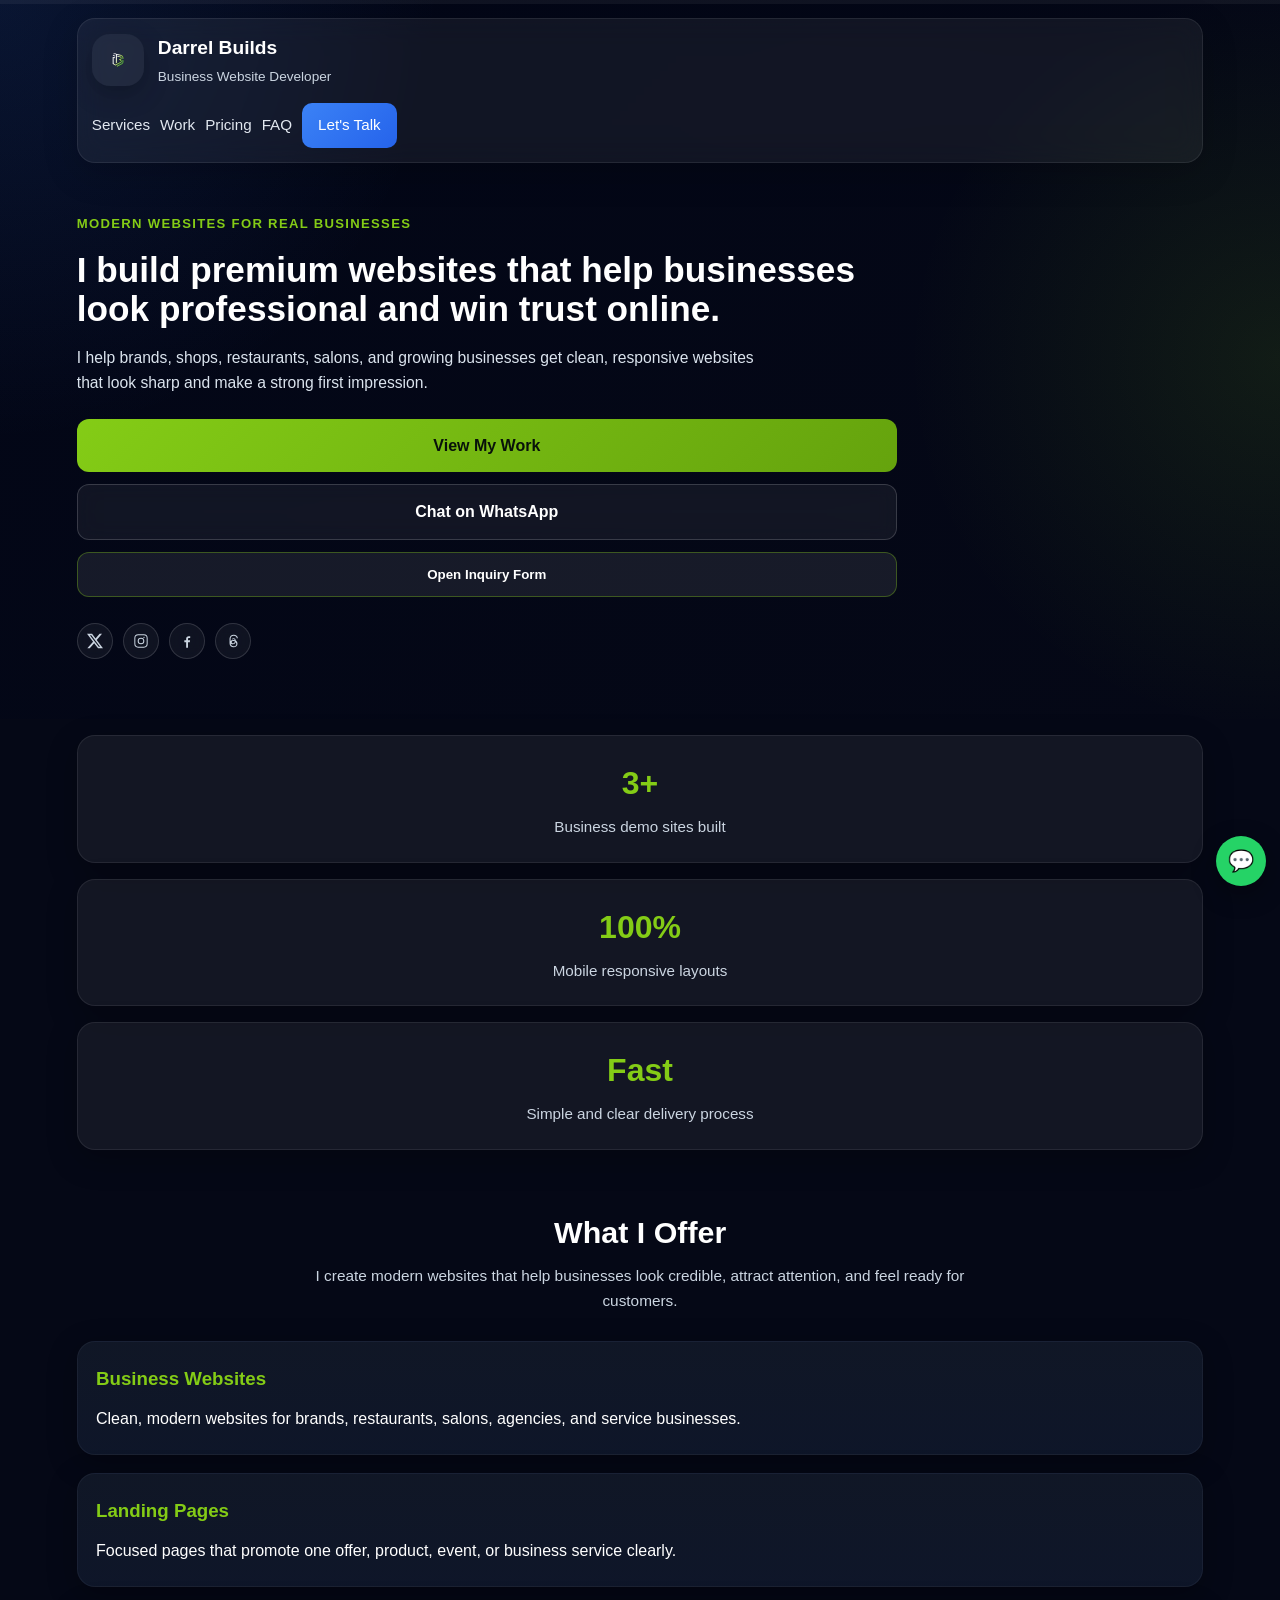
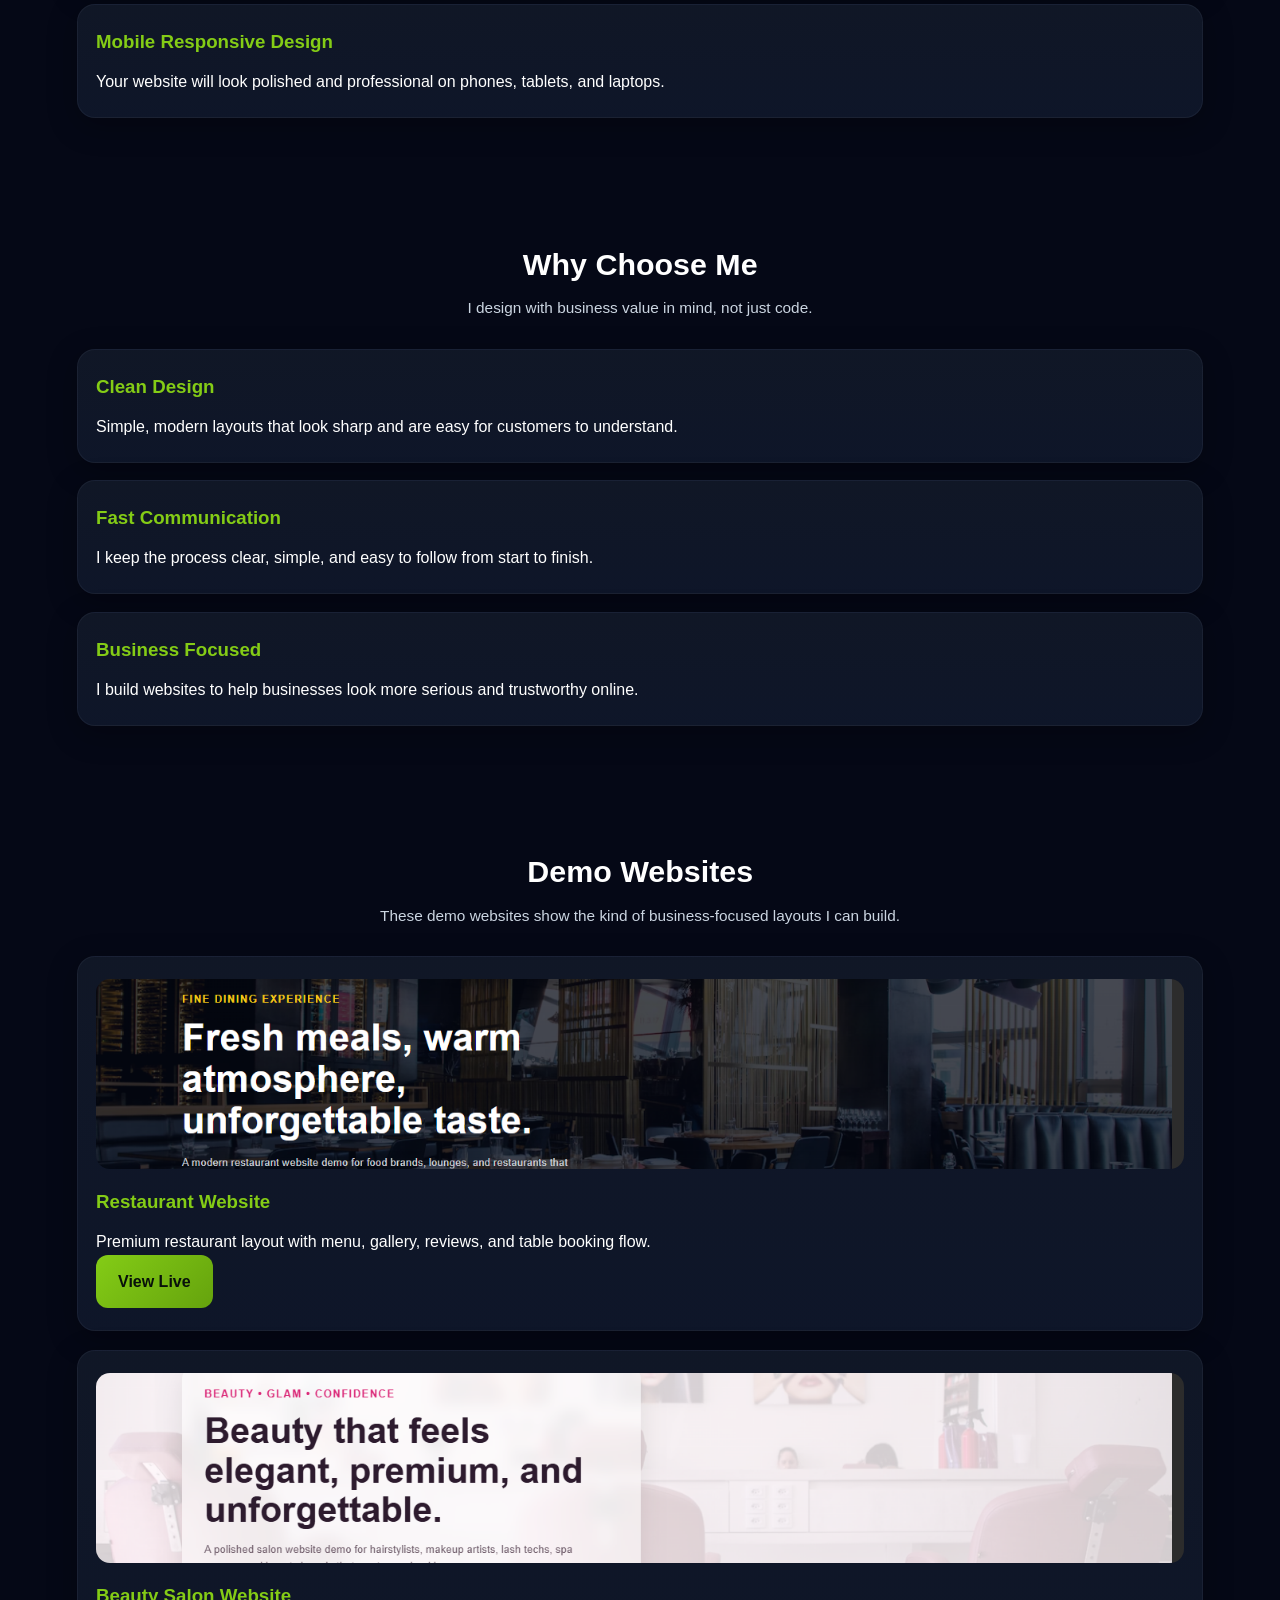
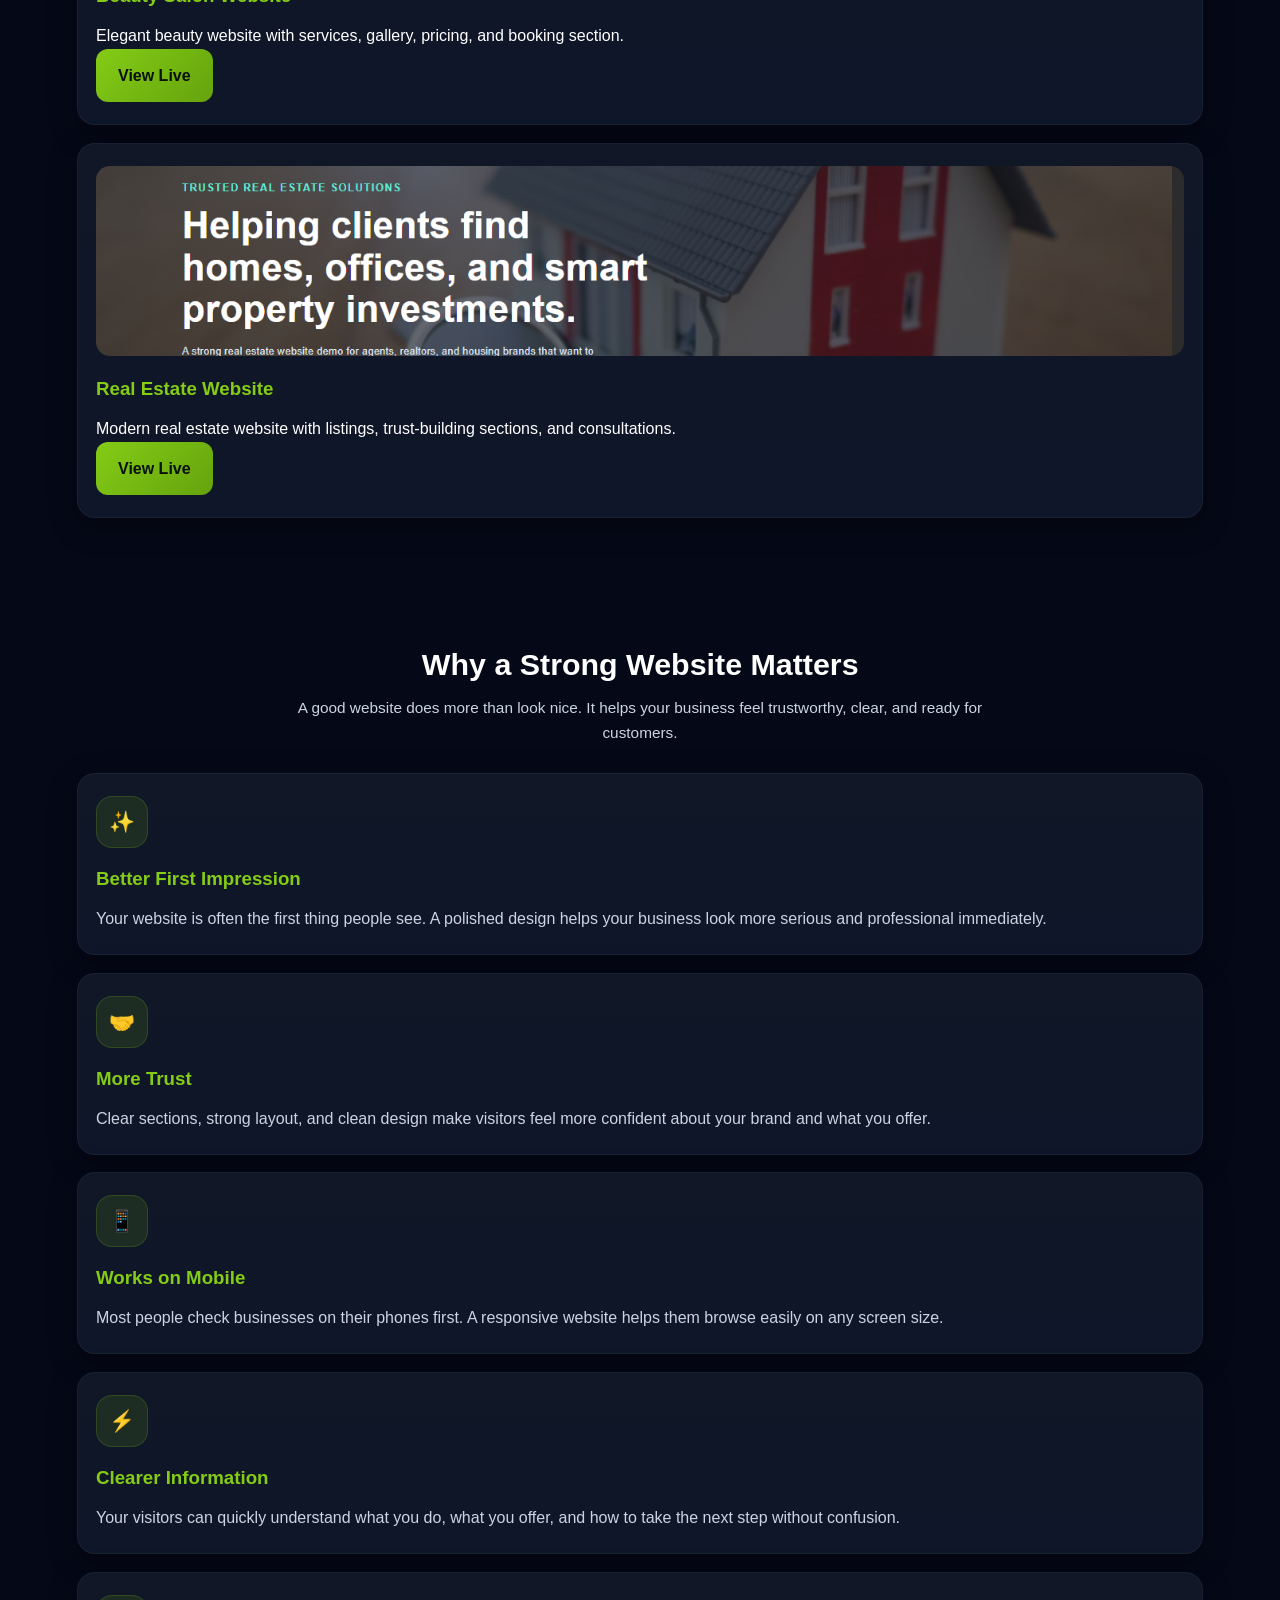
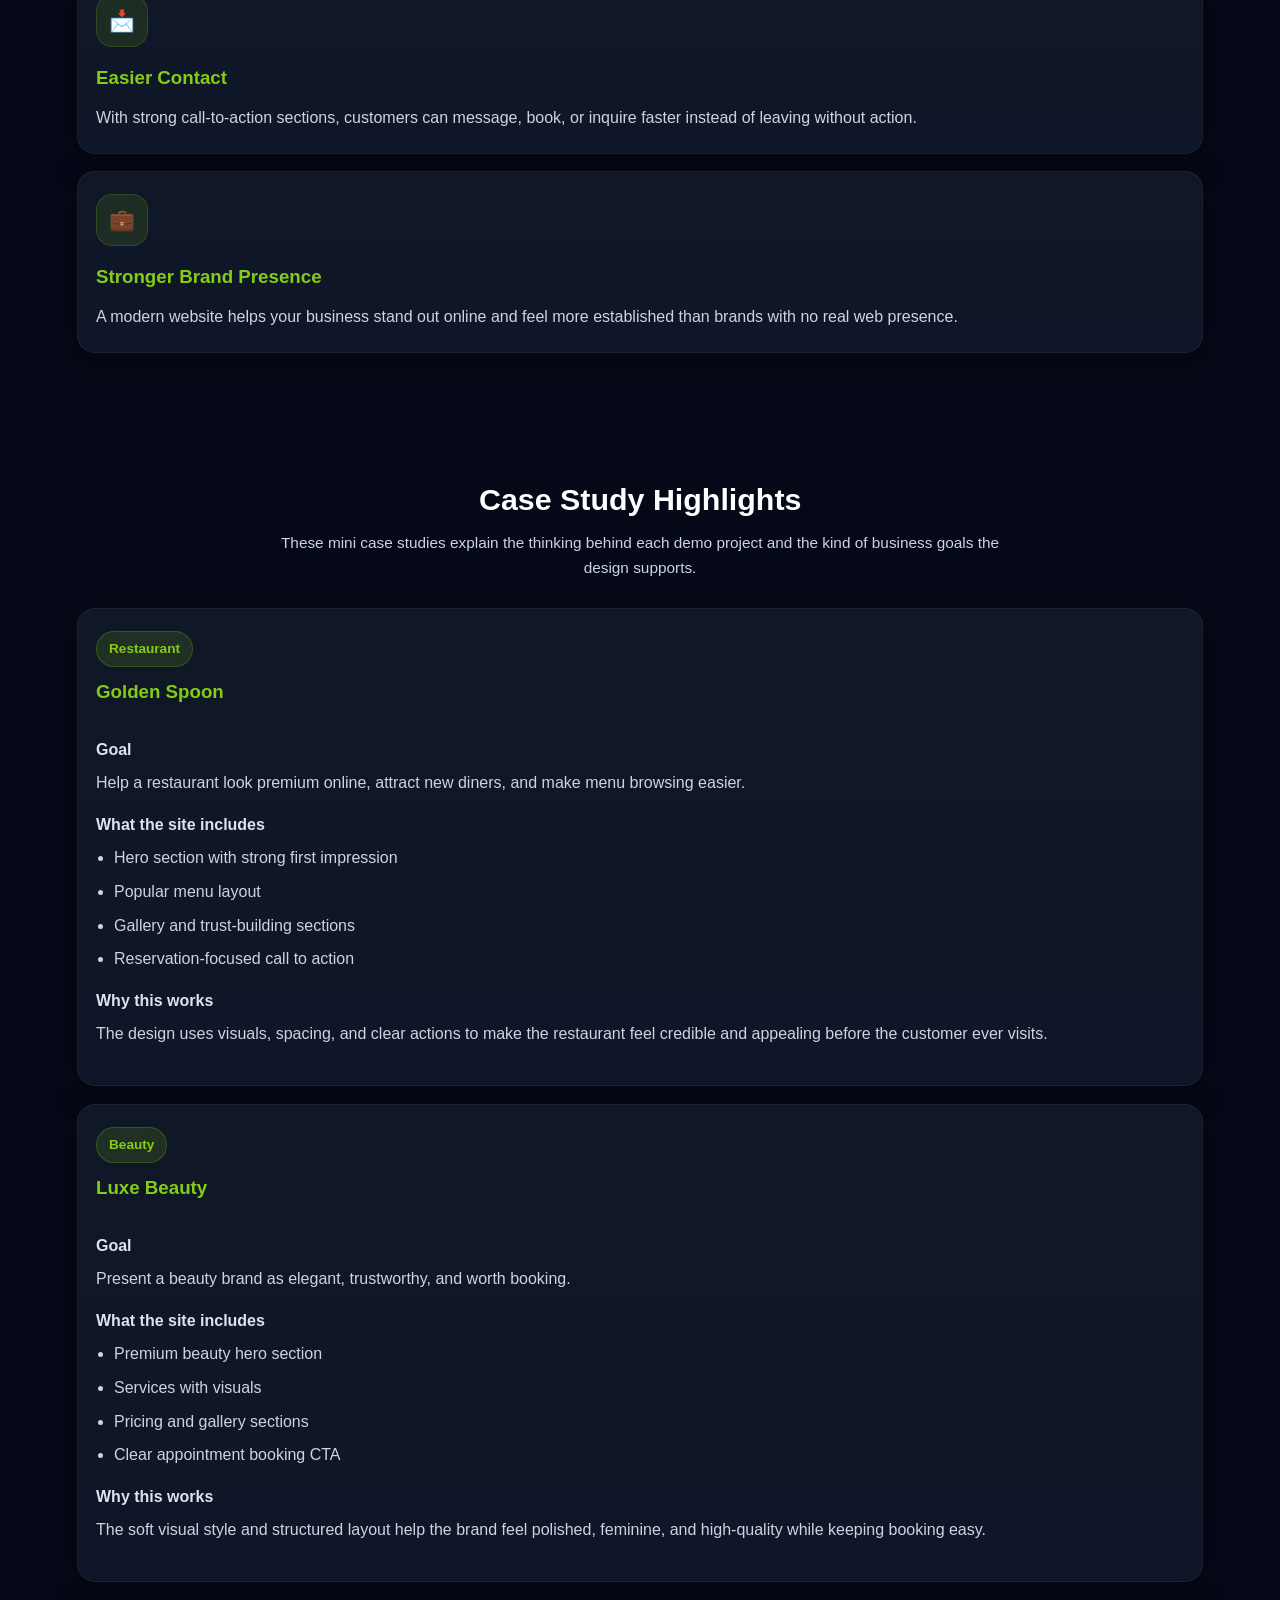
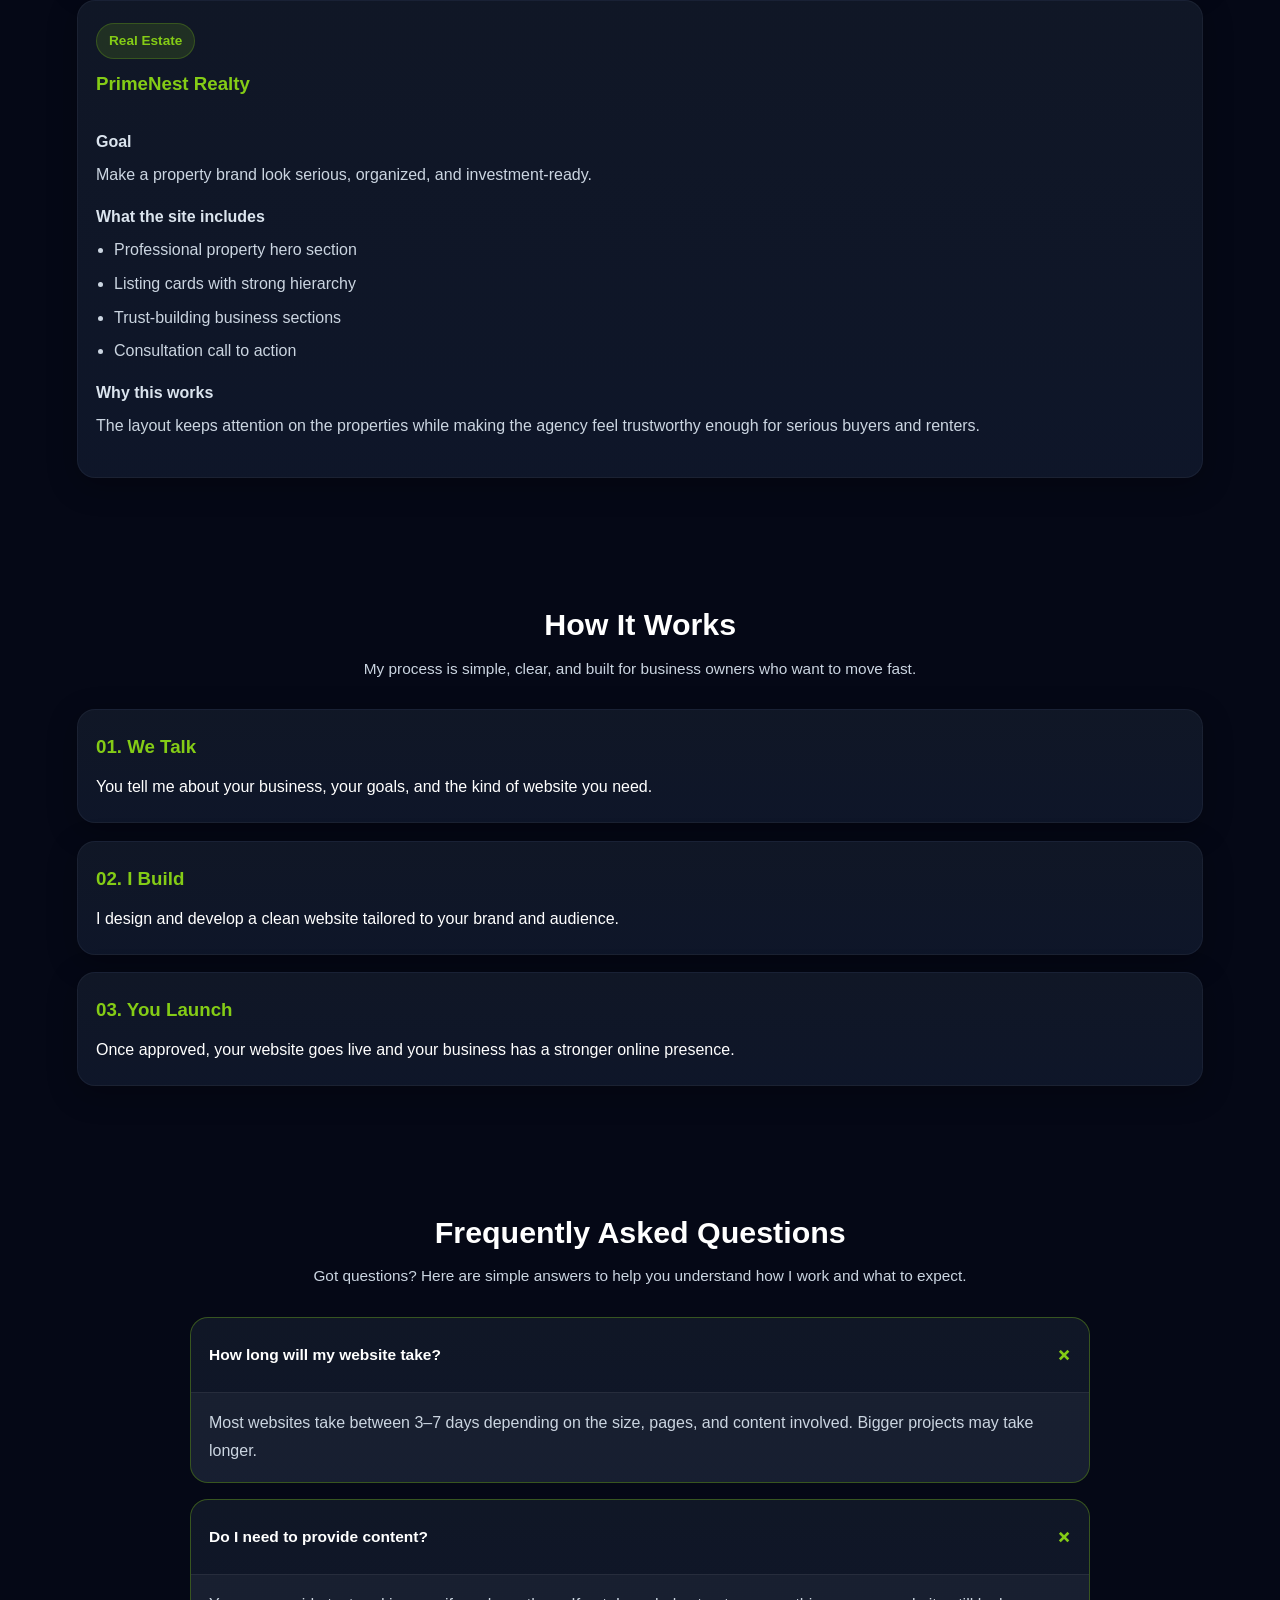
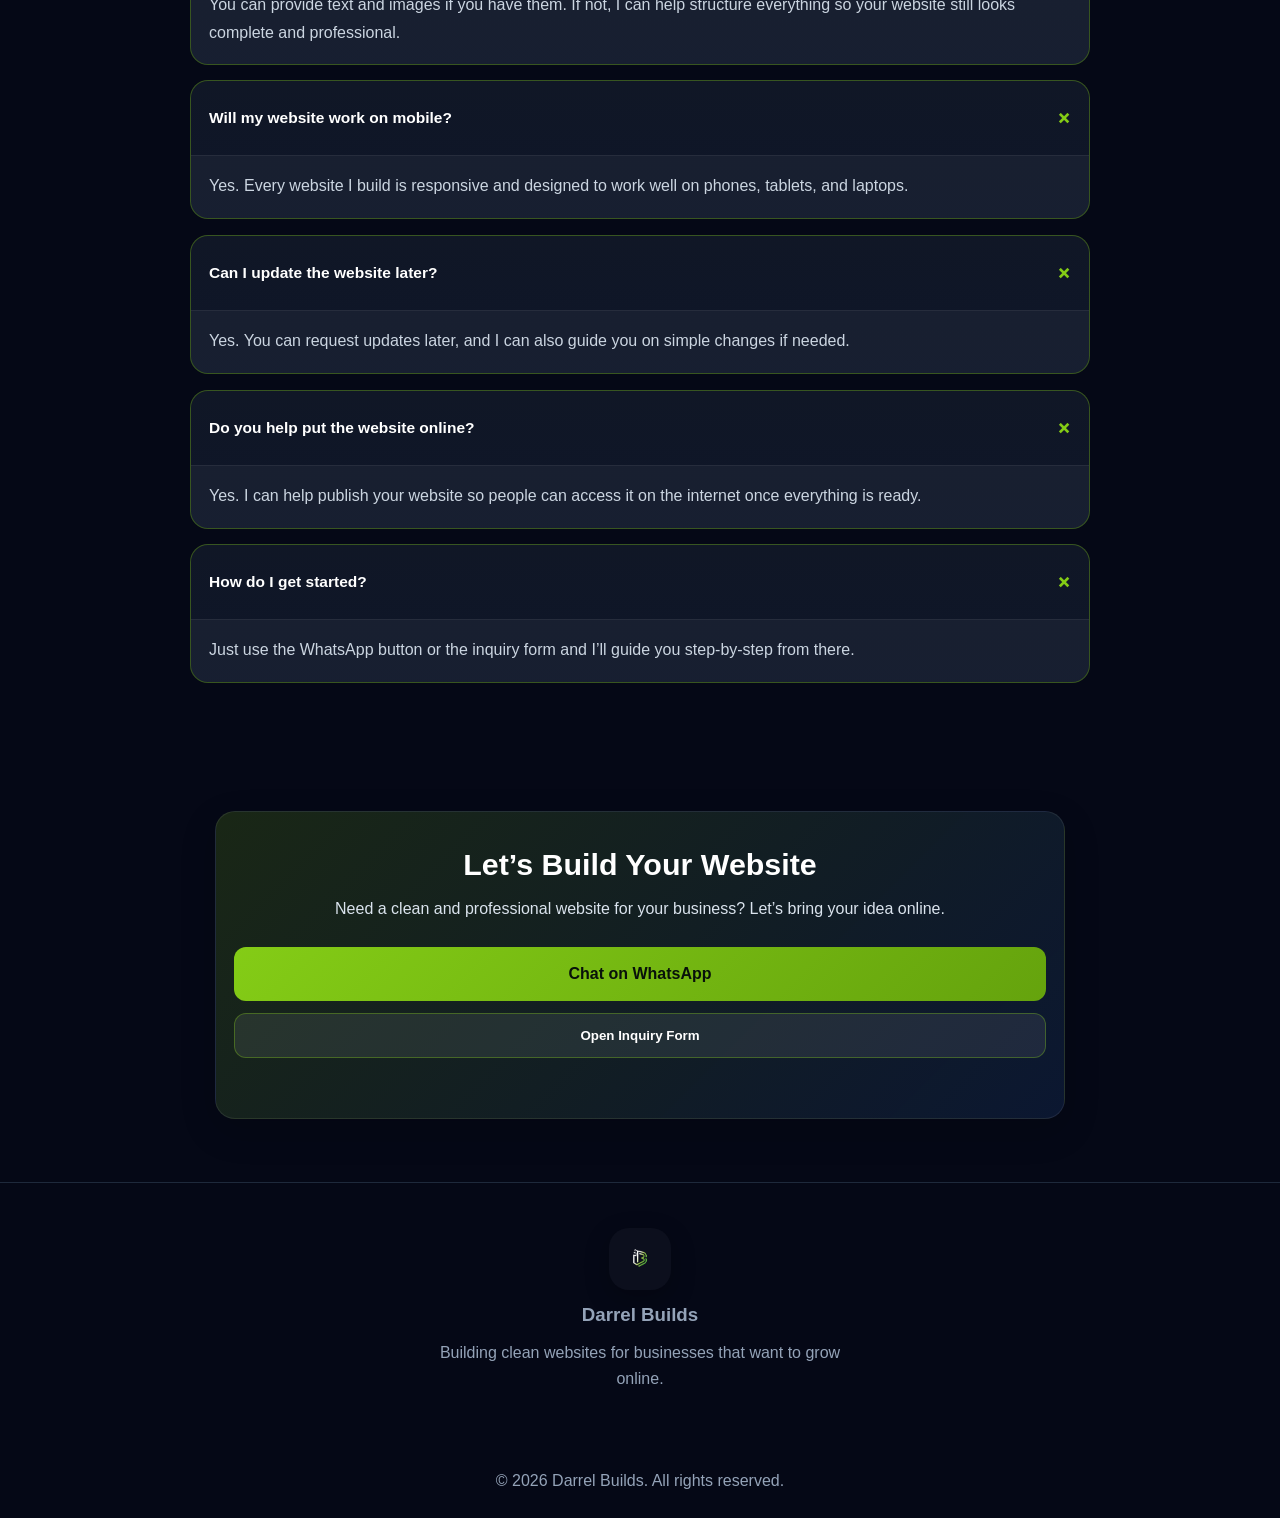
<file: index.html>
<!DOCTYPE html>
<html lang="en">
<head>
  <meta charset="UTF-8" />
  <meta name="viewport" content="width=device-width, initial-scale=1.0" />
  <title>Darrel Builds | Business Websites</title>
  <link rel="icon" type="image/png" href="favicon.png" />
  <link rel="stylesheet" href="style.css" />
</head>
<body>

  <div class="scroll-progress">
    <div class="scroll-progress-bar" id="scrollProgressBar"></div>
  </div>

  <header class="hero" id="top">
    <div class="overlay"></div>

    <nav class="navbar" id="navbar">
      <a href="#top" class="brand-left">
        <img src="images/logo.png" alt="Darrel Builds Logo" class="logo-img">
        <div>
          <div class="logo-text">Darrel Builds</div>
          <p class="brand-tag">Business Website Developer</p>
        </div>
      </a>

      <div class="nav-links">
        <a href="#services" class="nav-link">Services</a>
        <a href="#portfolio" class="nav-link">Work</a>
        <a href="#pricing" class="nav-link">Pricing</a>
        <a href="#faq" class="nav-link">FAQ</a>
        <a href="#contact" class="nav-link nav-btn">Let's Talk</a>
      </div>
    </nav>

    <div class="hero-content">
      <p class="small-text">Modern Websites for Real Businesses</p>
      <h1>I build premium websites that help businesses look professional and win trust online.</h1>
      <p class="hero-description">
        I help brands, shops, restaurants, salons, and growing businesses get clean,
        responsive websites that look sharp and make a strong first impression.
      </p>

      <div class="hero-buttons">
        <a href="#portfolio" class="btn primary-btn">View My Work</a>
        <a href="https://wa.me/2349017049686" class="btn secondary-btn" target="_blank">Chat on WhatsApp</a>
        <button class="btn inquiry-btn" id="openInquiryBtn" type="button">Open Inquiry Form</button>
      </div>

      <div class="hero-socials">
        <a href="https://x.com/darrelbuilds" target="_blank" aria-label="X">
          <svg viewBox="0 0 24 24" fill="currentColor">
            <path d="M18.901 1.153h3.68l-8.04 9.19L24 22.847h-7.406l-5.8-7.584-6.64 7.584H.474l8.6-9.83L0 1.154h7.594l5.243 6.932 6.064-6.932Zm-1.292 19.49h2.04L6.486 3.25H4.298l13.31 17.394Z"/>
          </svg>
        </a>

        <a href="https://instagram.com/darrelbuilds" target="_blank" aria-label="Instagram">
          <svg viewBox="0 0 24 24" fill="currentColor">
            <path d="M7.75 2h8.5A5.75 5.75 0 0 1 22 7.75v8.5A5.75 5.75 0 0 1 16.25 22h-8.5A5.75 5.75 0 0 1 2 16.25v-8.5A5.75 5.75 0 0 1 7.75 2Zm0 1.5A4.25 4.25 0 0 0 3.5 7.75v8.5a4.25 4.25 0 0 0 4.25 4.25h8.5a4.25 4.25 0 0 0 4.25-4.25v-8.5a4.25 4.25 0 0 0-4.25-4.25h-8.5Zm8.75 2a1 1 0 1 1 0 2 1 1 0 0 1 0-2ZM12 7a5 5 0 1 1 0 10 5 5 0 0 1 0-10Zm0 1.5A3.5 3.5 0 1 0 12 15.5 3.5 3.5 0 0 0 12 8.5Z"/>
          </svg>
        </a>

        <a href="https://facebook.com/darrelbuilds" target="_blank" aria-label="Facebook">
          <svg viewBox="0 0 24 24" fill="currentColor">
            <path d="M13.5 22v-8h2.7l.4-3h-3.1V9.1c0-.9.3-1.6 1.6-1.6H16.8V4.8c-.3 0-1.2-.1-2.3-.1-2.3 0-3.8 1.4-3.8 4V11H8v3h2.7v8h2.8Z"/>
          </svg>
        </a>

        <a href="https://threads.net/@darrelbuilds" target="_blank" aria-label="Threads">
          <svg viewBox="0 0 24 24" fill="currentColor">
            <path d="M16.3 11.2c-.1-.1-.2-.1-.3-.2-.1-2-1.2-3.1-3.1-3.1-1.1 0-2 .4-2.6 1.2l1.1.8c.4-.5.9-.8 1.5-.8.9 0 1.4.5 1.6 1.6-.8-.1-1.6-.2-2.3-.2-2.6 0-4.2 1.2-4.2 3.2 0 2 1.5 3.2 3.8 3.2 2.1 0 3.6-1.1 4-2.9.8.5 1.2 1.3 1.2 2.4 0 2.1-1.6 3.5-4.1 3.5-2.7 0-4.5-1.7-4.5-4.8V8.8c0-3 1.9-4.8 4.8-4.8 2.7 0 4.3 1.5 4.5 4h1.6c-.2-3.4-2.7-5.4-6.1-5.4-3.8 0-6.4 2.4-6.4 6.2v6.4c0 3.8 2.6 6.2 6.1 6.2 3.5 0 5.8-2 5.8-5.1 0-2.2-1-3.8-2.8-4.9Zm-4 4.3c-1.4 0-2.2-.6-2.2-1.7 0-1 .9-1.7 2.5-1.7.7 0 1.4.1 2.1.2-.1 1.8-1 3.2-2.4 3.2Z"/>
          </svg>
        </a>
      </div>
    </div>
  </header>

  <section class="stats reveal reveal-up">
    <div class="stat-box tilt-card">
      <h3><span class="counter" data-target="3">0</span>+</h3>
      <p>Business demo sites built</p>
    </div>
    <div class="stat-box tilt-card">
      <h3><span class="counter" data-target="100">0</span>%</h3>
      <p>Mobile responsive layouts</p>
    </div>
    <div class="stat-box tilt-card">
      <h3>Fast</h3>
      <p>Simple and clear delivery process</p>
    </div>
  </section>

  <section class="services section-anchor" id="services">
    <h2 class="reveal reveal-up">What I Offer</h2>
    <p class="section-text reveal reveal-up">
      I create modern websites that help businesses look credible, attract attention, and feel ready for customers.
    </p>

    <div class="service-cards">
      <div class="card tilt-card reveal reveal-left">
        <h3>Business Websites</h3>
        <p>Clean, modern websites for brands, restaurants, salons, agencies, and service businesses.</p>
      </div>

      <div class="card tilt-card reveal reveal-up">
        <h3>Landing Pages</h3>
        <p>Focused pages that promote one offer, product, event, or business service clearly.</p>
      </div>

      <div class="card tilt-card reveal reveal-right">
        <h3>Mobile Responsive Design</h3>
        <p>Your website will look polished and professional on phones, tablets, and laptops.</p>
      </div>
    </div>
  </section>

  <section class="why-me">
    <h2 class="reveal reveal-up">Why Choose Me</h2>
    <p class="section-text reveal reveal-up">
      I design with business value in mind, not just code.
    </p>

    <div class="why-grid">
      <div class="card tilt-card reveal reveal-left">
        <h3>Clean Design</h3>
        <p>Simple, modern layouts that look sharp and are easy for customers to understand.</p>
      </div>

      <div class="card tilt-card reveal reveal-up">
        <h3>Fast Communication</h3>
        <p>I keep the process clear, simple, and easy to follow from start to finish.</p>
      </div>

      <div class="card tilt-card reveal reveal-right">
        <h3>Business Focused</h3>
        <p>I build websites to help businesses look more serious and trustworthy online.</p>
      </div>
    </div>
  </section>

  <section class="portfolio section-anchor" id="portfolio">
    <h2 class="reveal reveal-up">Demo Websites</h2>
    <p class="section-text reveal reveal-up">
      These demo websites show the kind of business-focused layouts I can build.
    </p>

    <div class="portfolio-cards">
      <div class="card portfolio-card tilt-card reveal reveal-book-left">
        <div class="portfolio-image-wrapper">
          <img src="images/restaurant.png" alt="Restaurant website preview" class="portfolio-img">
          <div class="portfolio-overlay">
            <img src="images/restaurant-logo.png" alt="Restaurant logo" class="portfolio-logo">
          </div>
        </div>
        <h3>Restaurant Website</h3>
        <p>Premium restaurant layout with menu, gallery, reviews, and table booking flow.</p>
        <a href="restaurant-website.html" target="_blank" class="btn primary-btn">View Live</a>
      </div>

      <div class="card portfolio-card tilt-card reveal reveal-book-right">
        <div class="portfolio-image-wrapper">
          <img src="images/salon.png" alt="Beauty salon website preview" class="portfolio-img">
          <div class="portfolio-overlay">
            <img src="images/salon-logo.png" alt="Salon logo" class="portfolio-logo">
          </div>
        </div>
        <h3>Beauty Salon Website</h3>
        <p>Elegant beauty website with services, gallery, pricing, and booking section.</p>
        <a href="beauty-salon-website.html" target="_blank" class="btn primary-btn">View Live</a>
      </div>

      <div class="card portfolio-card tilt-card reveal reveal-book-left">
        <div class="portfolio-image-wrapper">
          <img src="images/realestate.png" alt="Real estate website preview" class="portfolio-img">
          <div class="portfolio-overlay">
            <img src="images/realestate-logo.png" alt="Real estate logo" class="portfolio-logo">
          </div>
        </div>
        <h3>Real Estate Website</h3>
        <p>Modern real estate website with listings, trust-building sections, and consultations.</p>
        <a href="real-estate-website.html" target="_blank" class="btn primary-btn">View Live</a>
      </div>
    </div>
  </section>

  <section class="results-section">
    <h2 class="reveal reveal-up">Why a Strong Website Matters</h2>
    <p class="section-text reveal reveal-up">
      A good website does more than look nice. It helps your business feel trustworthy, clear, and ready for customers.
    </p>

    <div class="results-grid">
      <div class="result-card tilt-card reveal reveal-left">
        <div class="result-icon">✨</div>
        <h3>Better First Impression</h3>
        <p>Your website is often the first thing people see. A polished design helps your business look more serious and professional immediately.</p>
      </div>

      <div class="result-card tilt-card reveal reveal-up">
        <div class="result-icon">🤝</div>
        <h3>More Trust</h3>
        <p>Clear sections, strong layout, and clean design make visitors feel more confident about your brand and what you offer.</p>
      </div>

      <div class="result-card tilt-card reveal reveal-right">
        <div class="result-icon">📱</div>
        <h3>Works on Mobile</h3>
        <p>Most people check businesses on their phones first. A responsive website helps them browse easily on any screen size.</p>
      </div>

      <div class="result-card tilt-card reveal reveal-left">
        <div class="result-icon">⚡</div>
        <h3>Clearer Information</h3>
        <p>Your visitors can quickly understand what you do, what you offer, and how to take the next step without confusion.</p>
      </div>

      <div class="result-card tilt-card reveal reveal-up">
        <div class="result-icon">📩</div>
        <h3>Easier Contact</h3>
        <p>With strong call-to-action sections, customers can message, book, or inquire faster instead of leaving without action.</p>
      </div>

      <div class="result-card tilt-card reveal reveal-right">
        <div class="result-icon">💼</div>
        <h3>Stronger Brand Presence</h3>
        <p>A modern website helps your business stand out online and feel more established than brands with no real web presence.</p>
      </div>
    </div>
  </section>

  <section class="case-studies">
    <h2 class="reveal reveal-up">Case Study Highlights</h2>
    <p class="section-text reveal reveal-up">
      These mini case studies explain the thinking behind each demo project and the kind of business goals the design supports.
    </p>

    <div class="case-study-grid">
      <article class="case-study-card tilt-card reveal reveal-left">
        <div class="case-study-top">
          <span class="case-tag">Restaurant</span>
          <h3>Golden Spoon</h3>
        </div>
        <div class="case-block">
          <h4>Goal</h4>
          <p>Help a restaurant look premium online, attract new diners, and make menu browsing easier.</p>
        </div>
        <div class="case-block">
          <h4>What the site includes</h4>
          <ul>
            <li>Hero section with strong first impression</li>
            <li>Popular menu layout</li>
            <li>Gallery and trust-building sections</li>
            <li>Reservation-focused call to action</li>
          </ul>
        </div>
        <div class="case-block">
          <h4>Why this works</h4>
          <p>The design uses visuals, spacing, and clear actions to make the restaurant feel credible and appealing before the customer ever visits.</p>
        </div>
      </article>

      <article class="case-study-card tilt-card reveal reveal-up">
        <div class="case-study-top">
          <span class="case-tag">Beauty</span>
          <h3>Luxe Beauty</h3>
        </div>
        <div class="case-block">
          <h4>Goal</h4>
          <p>Present a beauty brand as elegant, trustworthy, and worth booking.</p>
        </div>
        <div class="case-block">
          <h4>What the site includes</h4>
          <ul>
            <li>Premium beauty hero section</li>
            <li>Services with visuals</li>
            <li>Pricing and gallery sections</li>
            <li>Clear appointment booking CTA</li>
          </ul>
        </div>
        <div class="case-block">
          <h4>Why this works</h4>
          <p>The soft visual style and structured layout help the brand feel polished, feminine, and high-quality while keeping booking easy.</p>
        </div>
      </article>

      <article class="case-study-card tilt-card reveal reveal-right">
        <div class="case-study-top">
          <span class="case-tag">Real Estate</span>
          <h3>PrimeNest Realty</h3>
        </div>
        <div class="case-block">
          <h4>Goal</h4>
          <p>Make a property brand look serious, organized, and investment-ready.</p>
        </div>
        <div class="case-block">
          <h4>What the site includes</h4>
          <ul>
            <li>Professional property hero section</li>
            <li>Listing cards with strong hierarchy</li>
            <li>Trust-building business sections</li>
            <li>Consultation call to action</li>
          </ul>
        </div>
        <div class="case-block">
          <h4>Why this works</h4>
          <p>The layout keeps attention on the properties while making the agency feel trustworthy enough for serious buyers and renters.</p>
        </div>
      </article>
    </div>
  </section>

  <section class="process">
    <h2 class="reveal reveal-up">How It Works</h2>
    <p class="section-text reveal reveal-up">
      My process is simple, clear, and built for business owners who want to move fast.
    </p>

    <div class="process-cards">
      <div class="card tilt-card reveal reveal-left">
        <h3>01. We Talk</h3>
        <p>You tell me about your business, your goals, and the kind of website you need.</p>
      </div>

      <div class="card tilt-card reveal reveal-up">
        <h3>02. I Build</h3>
        <p>I design and develop a clean website tailored to your brand and audience.</p>
      </div>

      <div class="card tilt-card reveal reveal-right">
        <h3>03. You Launch</h3>
        <p>Once approved, your website goes live and your business has a stronger online presence.</p>
      </div>
    </div>
  </section>

  <section class="faq section-anchor" id="faq">
    <h2 class="reveal reveal-up">Frequently Asked Questions</h2>
    <p class="section-text reveal reveal-up">
      Got questions? Here are simple answers to help you understand how I work and what to expect.
    </p>

    <div class="faq-list">
      <div class="faq-item reveal reveal-up">
        <button class="faq-question" type="button">
          <span>How long will my website take?</span>
          <span class="faq-icon">+</span>
        </button>
          <div class="faq-answer">
            <p>Most websites take between 3–7 days depending on the size, pages, and content involved. Bigger projects may take longer.</p>
        </div>
      </div>

      <div class="faq-item reveal reveal-up">
        <button class="faq-question" type="button">
          <span>Do I need to provide content?</span>
          <span class="faq-icon">+</span>
        </button>
          <div class="faq-answer">
            <p>You can provide text and images if you have them. If not, I can help structure everything so your website still looks complete and professional.</p>
        </div>
      </div>

      <div class="faq-item reveal reveal-up">
        <button class="faq-question" type="button">
          <span>Will my website work on mobile?</span>
          <span class="faq-icon">+</span>
        </button>
          <div class="faq-answer">
            <p>Yes. Every website I build is responsive and designed to work well on phones, tablets, and laptops.</p>
        </div>
      </div>

      <div class="faq-item reveal reveal-up">
        <button class="faq-question" type="button">
          <span>Can I update the website later?</span>
          <span class="faq-icon">+</span>
        </button>
          <div class="faq-answer">
            <p>Yes. You can request updates later, and I can also guide you on simple changes if needed.</p>
        </div>
      </div>

      <div class="faq-item reveal reveal-up">
        <button class="faq-question" type="button">
          <span>Do you help put the website online?</span>
          <span class="faq-icon">+</span>
        </button>
          <div class="faq-answer">
            <p>Yes. I can help publish your website so people can access it on the internet once everything is ready.</p>
        </div>
      </div>

      <div class="faq-item reveal reveal-up">
        <button class="faq-question" type="button">
          <span>How do I get started?</span>
          <span class="faq-icon">+</span>
        </button>
          <div class="faq-answer">
            <p>Just use the WhatsApp button or the inquiry form and I’ll guide you step-by-step from there.</p>
        </div>
      </div>
  </section>

  <section class="contact section-anchor" id="contact">
    <div class="contact-box reveal reveal-up">
      <h2>Let’s Build Your Website</h2>
      <p>
        Need a clean and professional website for your business? Let’s bring your idea online.
      </p>

      <div class="contact-actions">
        <a href="https://wa.me/2349017049686" class="btn primary-btn" target="_blank">Chat on WhatsApp</a>
        <button class="btn inquiry-btn" id="openInquiryBtnBottom" type="button">Open Inquiry Form</button>
      </div>
    </div>
  </section>

  <footer>
    <div class="footer-brand reveal reveal-up">
      <img src="images/logo.png" alt="Darrel Builds Logo" class="footer-logo">
      <h3>Darrel Builds</h3>
      <p class="footer-subtext">Building clean websites for businesses that want to grow online.</p>
    </div>

    <div class="footer-socials reveal reveal-up">
      <a href="https://x.com/darrelbuilds" target="_blank" aria-label="X">
        <svg viewBox="0 0 24 24" fill="currentColor">
          <path d="M18.901 1.153h3.68l-8.04 9.19L24 22.847h-7.406l-5.8-7.584-6.64 7.584H.474l8.6-9.83L0 1.154h7.594l5.243 6.932 6.064-6.932Zm-1.292 19.49h2.04L6.486 3.25H4.298l13.31 17.394Z"/>
        </svg>
      </a>

      <a href="https://instagram.com/darrelbuilds" target="_blank" aria-label="Instagram">
        <svg viewBox="0 0 24 24" fill="currentColor">
          <path d="M7.75 2h8.5A5.75 5.75 0 0 1 22 7.75v8.5A5.75 5.75 0 0 1 16.25 22h-8.5A5.75 5.75 0 0 1 2 16.25v-8.5A5.75 5.75 0 0 1 7.75 2Zm0 1.5A4.25 4.25 0 0 0 3.5 7.75v8.5a4.25 4.25 0 0 0 4.25 4.25h8.5a4.25 4.25 0 0 0 4.25-4.25v-8.5a4.25 4.25 0 0 0-4.25-4.25h-8.5Zm8.75 2a1 1 0 1 1 0 2 1 1 0 0 1 0-2ZM12 7a5 5 0 1 1 0 10 5 5 0 0 1 0-10Zm0 1.5A3.5 3.5 0 1 0 12 15.5 3.5 3.5 0 0 0 12 8.5Z"/>
        </svg>
      </a>

      <a href="https://facebook.com/darrelbuilds" target="_blank" aria-label="Facebook">
        <svg viewBox="0 0 24 24" fill="currentColor">
          <path d="M13.5 22v-8h2.7l.4-3h-3.1V9.1c0-.9.3-1.6 1.6-1.6H16.8V4.8c-.3 0-1.2-.1-2.3-.1-2.3 0-3.8 1.4-3.8 4V11H8v3h2.7v8h2.8Z"/>
        </svg>
      </a>

      <a href="https://threads.net/@darrelbuilds" target="_blank" aria-label="Threads">
        <svg viewBox="0 0 24 24" fill="currentColor">
          <path d="M16.3 11.2c-.1-.1-.2-.1-.3-.2-.1-2-1.2-3.1-3.1-3.1-1.1 0-2 .4-2.6 1.2l1.1.8c.4-.5.9-.8 1.5-.8.9 0 1.4.5 1.6 1.6-.8-.1-1.6-.2-2.3-.2-2.6 0-4.2 1.2-4.2 3.2 0 2 1.5 3.2 3.8 3.2 2.1 0 3.6-1.1 4-2.9.8.5 1.2 1.3 1.2 2.4 0 2.1-1.6 3.5-4.1 3.5-2.7 0-4.5-1.7-4.5-4.8V8.8c0-3 1.9-4.8 4.8-4.8 2.7 0 4.3 1.5 4.5 4h1.6c-.2-3.4-2.7-5.4-6.1-5.4-3.8 0-6.4 2.4-6.4 6.2v6.4c0 3.8 2.6 6.2 6.1 6.2 3.5 0 5.8-2 5.8-5.1 0-2.2-1-3.8-2.8-4.9Zm-4 4.3c-1.4 0-2.2-.6-2.2-1.7 0-1 .9-1.7 2.5-1.7.7 0 1.4.1 2.1.2-.1 1.8-1 3.2-2.4 3.2Z"/>
        </svg>
      </a>
    </div>

    <p class="copyright">© 2026 Darrel Builds. All rights reserved.</p>
  </footer>

  <a href="#top" class="back-to-top" id="backToTop" aria-label="Back to top">↑</a>

  <a href="https://wa.me/2349017049686" class="whatsapp-float" target="_blank" aria-label="Chat on WhatsApp">
    💬
  </a>

  <div class="modal-backdrop" id="inquiryModal">
    <div class="modal-card">
      <button class="modal-close" id="closeInquiryBtn" type="button" aria-label="Close inquiry form">×</button>

      <div class="modal-header">
        <h2>Project Inquiry</h2>
        <p>Tell me about your business and the kind of website you need.</p>
      </div>

      <form id="inquiryForm" class="inquiry-form">
        <div class="form-grid">
          <div class="form-group">
            <label for="clientName">Your Name</label>
            <input type="text" id="clientName" name="clientName" placeholder="Enter your name" required>
          </div>

          <div class="form-group">
            <label for="businessName">Business Name</label>
            <input type="text" id="businessName" name="businessName" placeholder="Enter your business name" required>
          </div>
        </div>

        <div class="form-grid">
          <div class="form-group">
            <label for="clientEmail">Email</label>
            <input type="email" id="clientEmail" name="clientEmail" placeholder="Enter your email">
          </div>

          <div class="form-group">
            <label for="budget">Budget</label>
            <select id="budget" name="budget" required>
              <option value="">Select budget</option>
              <option value="₦15,000 - ₦30,000">₦30,000 - ₦50,000</option>
              <option value="₦30,000 - ₦50,000">₦50,000 - ₦70,000</option>
              <option value="₦50,000+">₦70,000+</option>
            </select>
          </div>
        </div>

        <div class="form-group">
          <label for="projectType">Project Type</label>
          <select id="projectType" name="projectType" required>
            <option value="">Select project type</option>
            <option value="Business Website">Business Website</option>
            <option value="Landing Page">Landing Page</option>
            <option value="Portfolio Website">Portfolio Website</option>
            <option value="Restaurant Website">Restaurant Website</option>
            <option value="Beauty Salon Website">Beauty Salon Website</option>
            <option value="Real Estate Website">Real Estate Website</option>
          </select>
        </div>

        <div class="form-group">
          <label for="projectMessage">Project Details</label>
          <textarea id="projectMessage" name="projectMessage" rows="5" placeholder="Tell me what you want your website to do..." required></textarea>
        </div>

        <div class="form-actions">
          <button type="submit" class="btn primary-btn">Send Inquiry</button>
          <button type="button" class="btn secondary-btn" id="cancelInquiryBtn">Cancel</button>
        </div>
      </form>
    </div>
  </div>

  <script src="script.js"></script>
</body>
</html>
</file>
<file: style.css>
* {
  margin: 0;
  padding: 0;
  box-sizing: border-box;
}

html {
  scroll-behavior: smooth;
}

body {
  font-family: Arial, sans-serif;
  background: #050816;
  color: #ffffff;
  line-height: 1.6;
  overflow-x: hidden;
}

a {
  text-decoration: none;
}

img {
  max-width: 100%;
  display: block;
}

.hero {
  position: relative;
  min-height: 100vh;
  display: flex;
  flex-direction: column;
  justify-content: center;
  padding: 24px 8% 60px;
  overflow: hidden;
  background:
    linear-gradient(135deg, rgba(2, 6, 23, 0.88), rgba(5, 8, 22, 0.85)),
    url("https://images.unsplash.com/photo-1516321318423-f06f85e504b3?auto=format&fit=crop&w=1600&q=80") center/cover no-repeat;
}

.overlay {
  position: absolute;
  inset: 0;
  background:
    radial-gradient(circle at top left, rgba(59, 130, 246, 0.12), transparent 30%),
    radial-gradient(circle at right, rgba(132, 204, 22, 0.10), transparent 28%);
  z-index: 2;
}

.scroll-progress {
  position: fixed;
  top: 0;
  left: 0;
  width: 100%;
  height: 4px;
  z-index: 2000;
  background: rgba(255, 255, 255, 0.05);
}

.scroll-progress-bar {
  height: 100%;
  width: 0%;
  background: linear-gradient(90deg, #84cc16, #3b82f6);
}

.navbar,
.hero-content {
  position: relative;
  z-index: 3;
}

.navbar {
  display: flex;
  justify-content: space-between;
  align-items: center;
  gap: 20px;
  padding: 14px 18px;
  border: 1px solid rgba(255, 255, 255, 0.08);
  border-radius: 20px;
  background: rgba(255, 255, 255, 0.06);
  backdrop-filter: blur(14px);
  box-shadow: 0 10px 35px rgba(0, 0, 0, 0.18);
  transition: all 0.3s ease;
  margin-bottom: 60px;
}

.hero-content {
  max-width: 820px;
}

.navbar.scrolled {
  position: sticky;
  top: 12px;
  background: rgba(8, 14, 30, 0.88);
  border-color: rgba(255, 255, 255, 0.12);
  box-shadow: 0 10px 30px rgba(0, 0, 0, 0.28);
}

.brand-left {
  display: flex;
  align-items: center;
  gap: 14px;
  color: white;
  min-width: 0;
}

.logo-img {
  width: 64px;
  height: 64px;
  object-fit: contain;
  border-radius: 18px;
  background: rgba(255, 255, 255, 0.05);
  padding: 6px;
  box-shadow: 0 8px 25px rgba(0, 0, 0, 0.25);
  flex-shrink: 0;
}

.logo-text {
  font-size: 1.45rem;
  font-weight: 700;
}

.brand-tag {
  color: #cbd5e1;
  font-size: 0.92rem;
  margin-top: 2px;
}

.nav-links {
  display: flex;
  align-items: center;
  gap: 18px;
  flex-wrap: wrap;
}

.nav-links a {
  color: #e2e8f0;
  transition: 0.3s ease;
  position: relative;
}

.nav-links a:hover,
.nav-links a.active-link {
  color: #84cc16;
}

.nav-links a.active-link::after {
  content: "";
  position: absolute;
  left: 0;
  bottom: -6px;
  width: 100%;
  height: 2px;
  background: #84cc16;
  border-radius: 999px;
}

.nav-btn {
  background: linear-gradient(135deg, #3b82f6, #2563eb);
  color: white !important;
  padding: 12px 20px;
  border-radius: 10px;
  transition: 0.3s ease;
}

.nav-btn:hover {
  transform: translateY(-2px);
  box-shadow: 0 10px 24px rgba(37, 99, 235, 0.32);
}

.nav-btn.active-link::after {
  display: none;
}

.hero-content {
  max-width: 820px;
  padding: 60px 0 40px;
}

.small-text {
  color: #84cc16;
  font-weight: bold;
  margin-bottom: 16px;
  text-transform: uppercase;
  letter-spacing: 1.8px;
}

.hero-content h1 {
  font-size: 4rem;
  line-height: 1.05;
  margin-bottom: 22px;
  max-width: 900px;
}

.hero-description {
  color: #dbe4ee;
  max-width: 700px;
  margin-bottom: 34px;
  font-size: 1.08rem;
}

.hero-buttons,
.contact-actions {
  display: flex;
  gap: 15px;
  flex-wrap: wrap;
  margin-bottom: 26px;
}

.btn {
  display: inline-block;
  padding: 14px 22px;
  border-radius: 12px;
  font-weight: bold;
  transition: 0.3s ease;
  cursor: pointer;
  border: none;
  font-family: inherit;
  text-align: center;
}

.primary-btn {
  background: linear-gradient(135deg, #84cc16, #65a30d);
  color: #08110a;
}

.primary-btn:hover {
  transform: translateY(-2px);
  box-shadow: 0 10px 24px rgba(132, 204, 22, 0.28);
}

.secondary-btn {
  background: rgba(255, 255, 255, 0.06);
  color: white;
  border: 1px solid rgba(255, 255, 255, 0.16);
  backdrop-filter: blur(10px);
}

.secondary-btn:hover {
  border-color: #84cc16;
  color: #84cc16;
  transform: translateY(-2px);
}

.inquiry-btn {
  background: rgba(255, 255, 255, 0.08);
  color: white;
  border: 1px solid rgba(132, 204, 22, 0.35);
}

.inquiry-btn:hover {
  transform: translateY(-2px);
  border-color: #84cc16;
  color: #84cc16;
}

.hero-socials {
  display: flex;
  flex-wrap: wrap;
  gap: 12px;
}

.hero-socials a,
.footer-socials a {
  color: #cbd5e1;
  border: 1px solid rgba(255, 255, 255, 0.14);
  width: 38px;
  height: 38px;
  border-radius: 50%;
  display: flex;
  align-items: center;
  justify-content: center;
  transition: 0.3s ease;
  background: rgba(255, 255, 255, 0.05);
  backdrop-filter: blur(8px);
  flex-shrink: 0;
}

.hero-socials a:hover,
.footer-socials a:hover {
  color: #84cc16;
  border-color: #84cc16;
  transform: translateY(-2px);
}

.hero-socials svg,
.footer-socials svg {
  width: 16px;
  height: 16px;
}

section {
  padding: 95px 8%;
}

section h2 {
  font-size: 2.4rem;
  margin-bottom: 14px;
  text-align: center;
}

.section-text {
  max-width: 720px;
  margin: 0 auto 38px;
  text-align: center;
  color: #cbd5e1;
}

.stats {
  display: grid;
  grid-template-columns: repeat(auto-fit, minmax(220px, 1fr));
  gap: 20px;
  padding: 30px 8% 0;
  margin-top: -40px;
  position: relative;
  z-index: 5;
}

.stat-box {
  background: rgba(255, 255, 255, 0.06);
  border: 1px solid rgba(255, 255, 255, 0.08);
  backdrop-filter: blur(14px);
  border-radius: 18px;
  padding: 26px 20px;
  text-align: center;
  box-shadow: 0 10px 30px rgba(0, 0, 0, 0.25);
  transition: 0.3s ease;
}

.stat-box:hover {
  transform: translateY(-5px);
  border-color: #84cc16;
}

.stat-box h3 {
  font-size: 2.2rem;
  color: #84cc16;
  margin-bottom: 6px;
}

.stat-box p {
  color: #cbd5e1;
  font-size: 0.95rem;
}

.service-cards,
.portfolio-cards,
.pricing-cards,
.process-cards,
.why-grid,
.case-study-grid,
.results-grid {
  display: grid;
  grid-template-columns: repeat(auto-fit, minmax(260px, 1fr));
  gap: 25px;
}

.card,
.case-study-card,
.result-card {
  background: linear-gradient(180deg, rgba(17, 24, 39, 0.95), rgba(15, 23, 42, 0.95));
  padding: 28px;
  border-radius: 20px;
  box-shadow: 0 8px 30px rgba(0, 0, 0, 0.28);
  border: 1px solid rgba(148, 163, 184, 0.08);
  transition: transform 0.2s ease, border-color 0.3s ease, box-shadow 0.3s ease;
  transform-style: preserve-3d;
}

.card:hover,
.case-study-card:hover,
.result-card:hover {
  border-color: rgba(132, 204, 22, 0.45);
  box-shadow: 0 14px 34px rgba(0, 0, 0, 0.32);
}

.card h3,
.case-study-card h3,
.result-card h3 {
  margin-bottom: 12px;
  color: #84cc16;
}

.result-icon {
  width: 58px;
  height: 58px;
  border-radius: 16px;
  display: flex;
  align-items: center;
  justify-content: center;
  background: rgba(132, 204, 22, 0.12);
  border: 1px solid rgba(132, 204, 22, 0.18);
  font-size: 1.5rem;
  margin-bottom: 16px;
}

.portfolio-card {
  overflow: hidden;
}

.portfolio-image-wrapper {
  position: relative;
  overflow: hidden;
  border-radius: 14px;
  margin-bottom: 18px;
}

.portfolio-img {
  width: 100%;
  height: 220px;
  object-fit: cover;
  display: block;
  transition: 0.4s ease;
  background: #0f172a;
}

.portfolio-overlay {
  position: absolute;
  inset: 0;
  background: rgba(0, 0, 0, 0.6);
  display: flex;
  align-items: center;
  justify-content: center;
  opacity: 0;
  transition: 0.4s ease;
}

.portfolio-logo {
  width: 84px;
  max-width: 40%;
  height: auto;
  opacity: 0;
  transform: scale(0.8);
  transition: 0.4s ease;
  object-fit: contain;
}

.portfolio-card:hover .portfolio-overlay {
  opacity: 1;
}

.portfolio-card:hover .portfolio-logo {
  opacity: 1;
  transform: scale(1);
}

.portfolio-card:hover .portfolio-img {
  transform: scale(1.05);
}

.case-study-top {
  display: flex;
  flex-direction: column;
  gap: 10px;
  margin-bottom: 18px;
}

.case-tag {
  display: inline-block;
  align-self: flex-start;
  background: rgba(132, 204, 22, 0.14);
  color: #84cc16;
  border: 1px solid rgba(132, 204, 22, 0.24);
  border-radius: 999px;
  padding: 6px 12px;
  font-size: 0.85rem;
  font-weight: bold;
}

.case-block {
  margin-bottom: 16px;
}

.case-block h4 {
  color: #dbe4ee;
  margin-bottom: 8px;
  font-size: 1rem;
}

.case-block p,
.case-block li,
.result-card p {
  color: #cbd5e1;
}

.case-block ul {
  padding-left: 18px;
  display: grid;
  gap: 8px;
}

.price {
  font-size: 2rem;
  font-weight: bold;
  margin-bottom: 12px;
  color: #ffffff;
}

.featured {
  border: 2px solid #84cc16;
  background: linear-gradient(180deg, #111827, #0f172a);
}

.faq-list {
  max-width: 900px;
  margin: 0 auto;
  display: grid;
  gap: 16px;
}

.faq-item {
  border-radius: 18px;
  overflow: hidden;
  border: 1px solid rgba(148, 163, 184, 0.08);
  background: linear-gradient(180deg, rgba(17, 24, 39, 0.95), rgba(15, 23, 42, 0.95));
  transition: 0.3s ease;
}

.faq-item.active {
  border-color: rgba(132, 204, 22, 0.35);
}

.faq-question {
  width: 100%;
  background: transparent;
  border: none;
  color: white;
  padding: 22px 24px;
  display: flex;
  justify-content: space-between;
  align-items: center;
  text-align: left;
  font: inherit;
  font-weight: 700;
  cursor: pointer;
}

.faq-icon {
  font-size: 1.5rem;
  color: #84cc16;
  transition: transform 0.3s ease;
  flex-shrink: 0;
  margin-left: 16px;
}

.faq-item.active .faq-icon {
  transform: rotate(45deg);
}

.faq-answer {
  display: none;
  background: rgba(255, 255, 255, 0.04);
  border-top: 1px solid rgba(255, 255, 255, 0.06);
  padding: 18px 24px 22px;
}

.faq-item.active .faq-answer {
  display: block;
}

.faq-answer p {
  color: #cbd5e1;
  line-height: 1.7;
}

@media (max-width: 768px) {
  .faq-question {
    padding: 18px;
  }

  .faq-answer {
    padding: 16px 18px 18px;
  }
}

.contact {
  text-align: center;
}

.contact-box {
  max-width: 850px;
  margin: 0 auto;
  padding: 54px 26px;
  border-radius: 24px;
  background: linear-gradient(135deg, rgba(132, 204, 22, 0.16), rgba(59, 130, 246, 0.12));
  border: 1px solid rgba(255, 255, 255, 0.08);
  box-shadow: 0 12px 35px rgba(0, 0, 0, 0.18);
}

.contact p {
  max-width: 650px;
  margin: 0 auto 25px;
  color: #dbe4ee;
}

footer {
  text-align: center;
  padding: 45px 20px 24px;
  border-top: 1px solid #1e293b;
  color: #94a3b8;
}

.footer-brand {
  display: flex;
  flex-direction: column;
  align-items: center;
  gap: 10px;
  margin-bottom: 10px;
}

.footer-logo {
  width: 74px;
  height: 74px;
  object-fit: contain;
  border-radius: 20px;
  background: rgba(255, 255, 255, 0.03);
  padding: 6px;
  box-shadow: 0 8px 25px rgba(0, 0, 0, 0.25);
}

.footer-subtext {
  color: #94a3b8;
  max-width: 420px;
}

.footer-socials {
  display: flex;
  justify-content: center;
  flex-wrap: wrap;
  gap: 12px;
  margin: 20px 0;
}

.copyright {
  margin-top: 12px;
}

.whatsapp-float,
.back-to-top {
  position: fixed;
  right: 20px;
  width: 58px;
  height: 58px;
  border-radius: 50%;
  display: flex;
  align-items: center;
  justify-content: center;
  box-shadow: 0 8px 25px rgba(0, 0, 0, 0.35);
  z-index: 1000;
  transition: 0.3s ease;
}

.whatsapp-float {
  bottom: 20px;
  background: #25D366;
  color: white;
  font-size: 24px;
}

.back-to-top {
  bottom: 88px;
  background: rgba(255, 255, 255, 0.08);
  color: white;
  border: 1px solid rgba(255, 255, 255, 0.12);
  opacity: 0;
  pointer-events: none;
  backdrop-filter: blur(10px);
  font-size: 22px;
}

.back-to-top.show {
  opacity: 1;
  pointer-events: auto;
}

.whatsapp-float:hover,
.back-to-top:hover {
  transform: scale(1.08);
}

.modal-backdrop {
  position: fixed;
  inset: 0;
  background: rgba(2, 6, 23, 0.78);
  backdrop-filter: blur(8px);
  display: flex;
  align-items: center;
  justify-content: center;
  padding: 20px;
  z-index: 3000;
  opacity: 0;
  pointer-events: none;
  transition: 0.3s ease;
}

.modal-backdrop.show {
  opacity: 1;
  pointer-events: auto;
}

.modal-card {
  width: 100%;
  max-width: 760px;
  max-height: 90vh;
  overflow-y: auto;
  background: linear-gradient(180deg, rgba(17, 24, 39, 0.98), rgba(15, 23, 42, 0.98));
  border: 1px solid rgba(255, 255, 255, 0.08);
  border-radius: 24px;
  box-shadow: 0 18px 45px rgba(0, 0, 0, 0.35);
  padding: 28px;
  position: relative;
  transform: translateY(20px) scale(0.98);
  transition: 0.3s ease;
}

.modal-backdrop.show .modal-card {
  transform: translateY(0) scale(1);
}

.modal-close {
  position: absolute;
  top: 14px;
  right: 16px;
  width: 42px;
  height: 42px;
  border: none;
  border-radius: 50%;
  background: rgba(255, 255, 255, 0.08);
  color: white;
  font-size: 26px;
  cursor: pointer;
}

.modal-header h2 {
  font-size: 2rem;
  margin-bottom: 8px;
}

.modal-header p {
  color: #cbd5e1;
  margin-bottom: 22px;
}

.inquiry-form {
  display: flex;
  flex-direction: column;
  gap: 18px;
}

.form-grid {
  display: grid;
  grid-template-columns: repeat(2, minmax(0, 1fr));
  gap: 16px;
}

.form-group {
  display: flex;
  flex-direction: column;
  gap: 8px;
}

.form-group label {
  color: #dbe4ee;
  font-size: 0.95rem;
}

.form-group input,
.form-group select,
.form-group textarea {
  width: 100%;
  border: 1px solid rgba(255, 255, 255, 0.12);
  background: rgba(255, 255, 255, 0.05);
  color: white;
  border-radius: 14px;
  padding: 14px 16px;
  outline: none;
  font: inherit;
  appearance: none;
  -webkit-appearance: none;
  -moz-appearance: none;
  color-scheme: dark;
}

.form-group select {
  background-image:
    linear-gradient(45deg, transparent 50%, #ffffff 50%),
    linear-gradient(135deg, #ffffff 50%, transparent 50%);
  background-position:
    calc(100% - 22px) calc(50% - 3px),
    calc(100% - 16px) calc(50% - 3px);
  background-size: 6px 6px, 6px 6px;
  background-repeat: no-repeat;
  padding-right: 42px;
}

.form-group select option {
  background: #0f172a;
  color: #ffffff;
}

.form-group input::placeholder,
.form-group textarea::placeholder {
  color: #94a3b8;
}

.form-group input:focus,
.form-group select:focus,
.form-group textarea:focus {
  border-color: #84cc16;
  box-shadow: 0 0 0 3px rgba(132, 204, 22, 0.12);
}

.form-actions {
  display: flex;
  gap: 14px;
  flex-wrap: wrap;
  margin-top: 8px;
}

.reveal {
  opacity: 0;
  transition: transform 0.95s ease, opacity 0.95s ease;
  will-change: transform, opacity;
}

.reveal-up {
  transform: translateY(70px);
}

.reveal-left {
  transform: translateX(-80px);
}

.reveal-right {
  transform: translateX(80px);
}

.reveal-book-left {
  transform: perspective(1200px) rotateY(28deg) translateX(-70px);
  transform-origin: left center;
}

.reveal-book-right {
  transform: perspective(1200px) rotateY(-28deg) translateX(70px);
  transform-origin: right center;
}

.reveal.active {
  opacity: 1;
  transform: none;
}

/* ---------- TABLET ---------- */
@media (max-width: 900px) {
  .hero-content h1 {
    font-size: 3rem;
  }

  .service-cards,
  .portfolio-cards,
  .pricing-cards,
  .process-cards,
  .why-grid,
  .case-study-grid,
  .results-grid {
    grid-template-columns: repeat(auto-fit, minmax(240px, 1fr));
  }
}

/* ---------- PHONE ---------- */
@media (max-width: 768px) {
  .hero {
    padding: 80px 6% 40px; /* smaller vertical space */
  }
}

@media (max-width: 768px) {
  .faq-question {
    padding: 18px;
  }

  .faq-answer {
    padding: 16px 18px 18px;
  }
}

.hero {
  min-height: auto;
  display: block;
  padding: 18px 6% 40px;
}

  .navbar {
    flex-direction: column;
    align-items: stretch;
    gap: 16px;
    margin-bottom: 42px;
    padding: 14px;
    border-radius: 18px;
  }

  .brand-left {
    width: 100%;
  }

  .logo-img {
    width: 52px;
    height: 52px;
  }

  .logo-text {
    font-size: 1.2rem;
  }

  .brand-tag {
    font-size: 0.85rem;
  }

  .nav-links {
    width: 100%;
    justify-content: flex-start;
    gap: 10px;
  }

  .nav-links a {
    font-size: 0.95rem;
  }

  .nav-btn {
    padding: 10px 16px;
  }

  .hero-content {
    padding-top: 8px;
    padding-bottom: 20px;
  }

  .small-text {
    font-size: 0.82rem;
    letter-spacing: 1.3px;
  }

  .hero-content h1 {
    font-size: 2.2rem;
    line-height: 1.12;
    margin-bottom: 16px;
  }

  .hero-description {
    font-size: 0.98rem;
    margin-bottom: 24px;
  }

  .hero-buttons,
  .contact-actions {
    flex-direction: column;
    align-items: stretch;
    gap: 12px;
  }

  .hero-buttons .btn,
  .contact-actions .btn {
    width: 100%;
  }

  .hero-socials {
    gap: 10px;
  }

  .hero-socials a,
  .footer-socials a {
    width: 36px;
    height: 36px;
  }

  section {
    padding: 64px 6%;
  }

  section h2 {
    font-size: 1.9rem;
    line-height: 1.2;
  }

  .section-text {
    font-size: 0.96rem;
    margin-bottom: 28px;
  }

  .stats {
    grid-template-columns: 1fr;
    gap: 16px;
    padding: 16px 6% 0;
    margin-top: 0;
  }

  .stat-box {
    padding: 22px 18px;
  }

  .stat-box h3 {
    font-size: 2rem;
  }

  .service-cards,
  .portfolio-cards,
  .pricing-cards,
  .process-cards,
  .why-grid,
  .case-study-grid,
  .results-grid {
    grid-template-columns: 1fr;
    gap: 18px;
  }

  .card,
  .case-study-card,
  .result-card {
    padding: 22px 18px;
    border-radius: 18px;
  }

  .portfolio-img {
    height: 190px;
  }

  .portfolio-logo {
    width: 64px;
  }

  .result-icon {
    width: 52px;
    height: 52px;
    font-size: 1.3rem;
  }

  .faq-question {
    padding: 18px;
    font-size: 0.97rem;
    gap: 12px;
  }

  .faq-answer {
    padding: 16px 18px 18px;
  }

  .contact-box {
    padding: 34px 18px;
    border-radius: 20px;
  }

  .footer-logo {
    width: 62px;
    height: 62px;
  }

  .whatsapp-float,
  .back-to-top {
    width: 50px;
    height: 50px;
    right: 14px;
  }

  .whatsapp-float {
    bottom: 14px;
    font-size: 21px;
  }

  .back-to-top {
    bottom: 72px;
    font-size: 20px;
  }

  .modal-backdrop {
    padding: 12px;
  }

  .modal-card {
    padding: 20px 16px;
    border-radius: 18px;
    max-height: 92vh;
  }

  .modal-header h2 {
    font-size: 1.55rem;
  }

  .modal-header p {
    font-size: 0.94rem;
  }

  .form-grid {
    grid-template-columns: 1fr;
  }

  .form-group input,
  .form-group select,
  .form-group textarea {
    padding: 13px 14px;
    font-size: 0.95rem;
  }

  .form-actions {
    flex-direction: column;
  }

  .form-actions .btn {
    width: 100%;
  }


/* ---------- SMALL PHONES ---------- */
@media (max-width: 480px) {
  .hero {
    padding: 14px 5%;
    .hero {
  padding: 14px 5% 32px;
}
  }

  .navbar {
    margin-bottom: 30px;
    padding: 12px;
  }

  .logo-img {
    width: 46px;
    height: 46px;
  }

  .logo-text {
    font-size: 1.05rem;
  }

  .brand-tag {
    font-size: 0.8rem;
  }

  .nav-links {
    gap: 8px;
  }

  .nav-links a {
    font-size: 0.88rem;
  }

  .hero-content h1 {
    font-size: 1.8rem;
  }

  .hero-description {
    font-size: 0.92rem;
  }

  section {
    padding: 54px 5%;
  }

  section h2 {
    font-size: 1.65rem;
  }

  .stat-box h3 {
    font-size: 1.8rem;
  }

  .card,
  .case-study-card,
  .result-card {
    padding: 18px 15px;
  }

  .portfolio-img {
    height: 170px;
  }

  .faq-question {
    padding: 16px;
    font-size: 0.92rem;
  }

  .faq-answer {
    padding: 14px 16px 16px;
  }

  .contact-box {
    padding: 28px 15px;
  }

  .modal-card {
    padding: 18px 14px;
  }

  .modal-close {
    width: 38px;
    height: 38px;
    font-size: 22px;
    top: 10px;
    right: 10px;
  }
}
</file>
